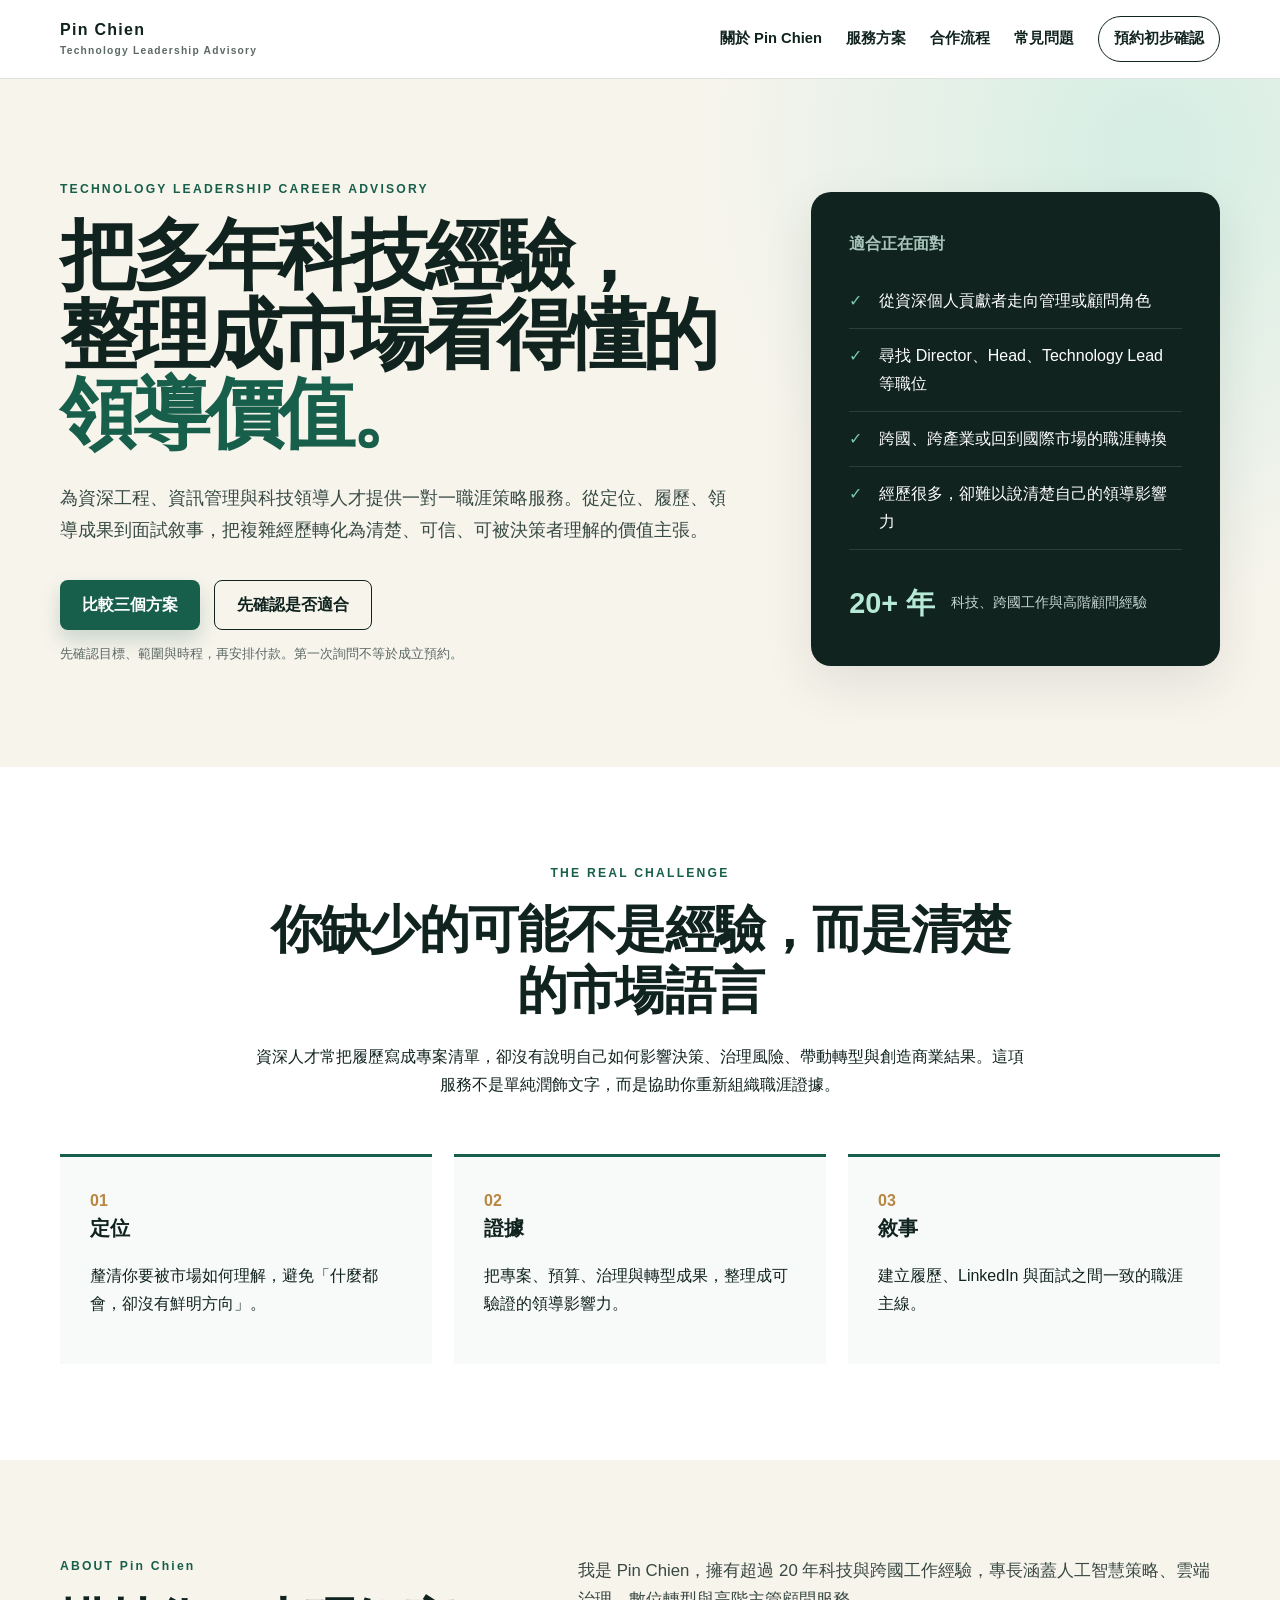
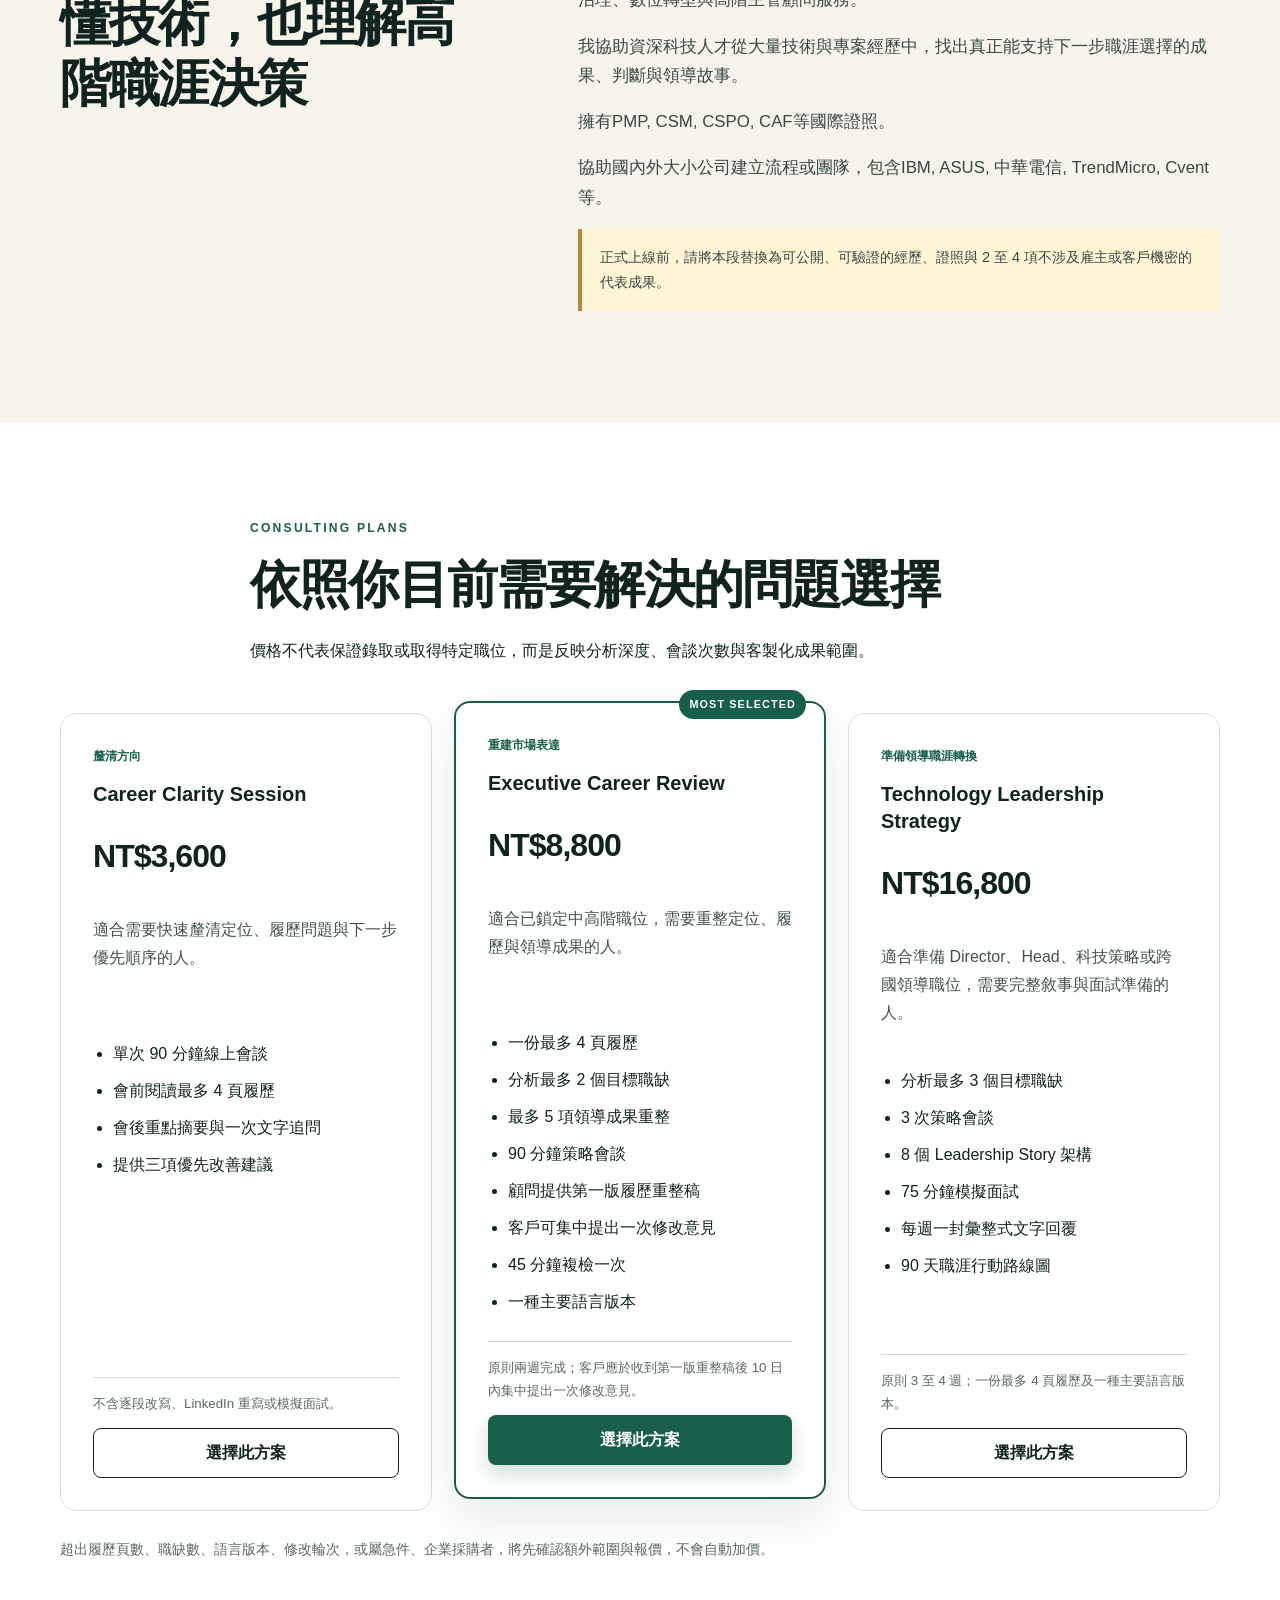
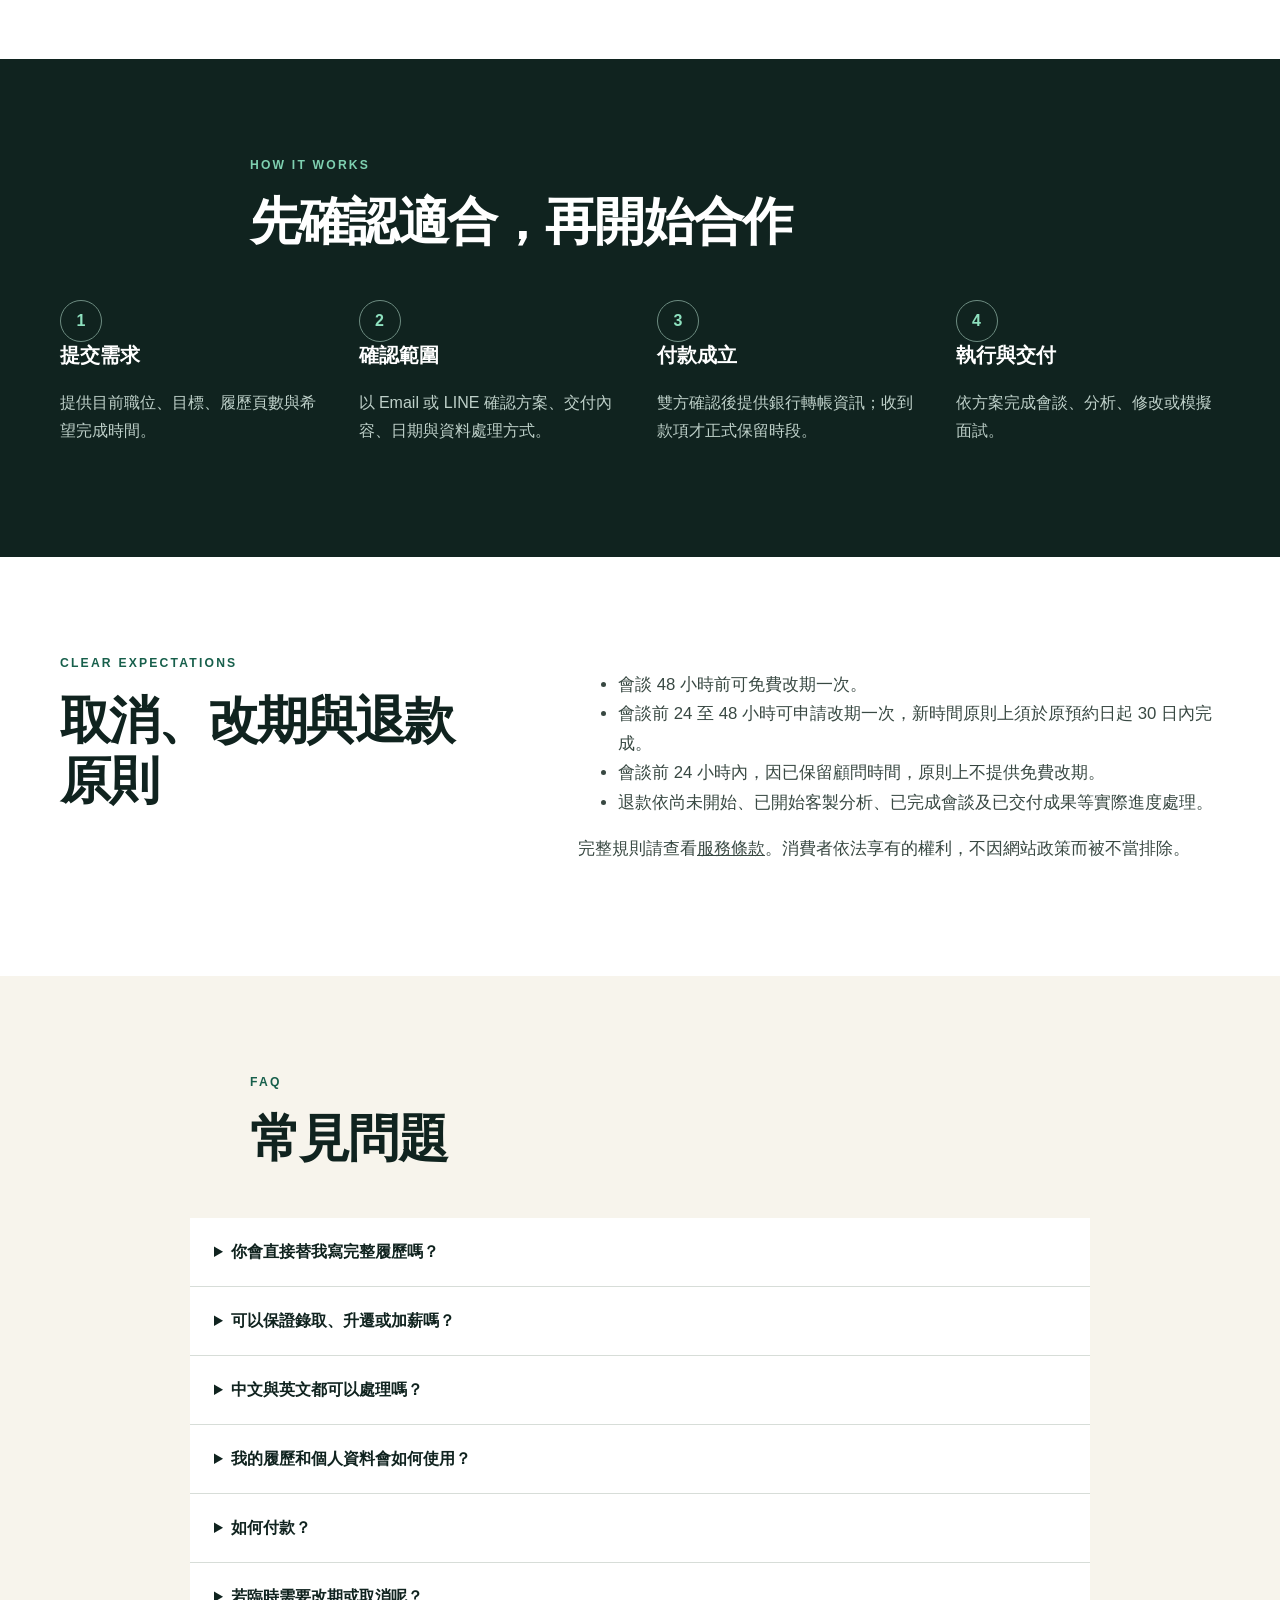
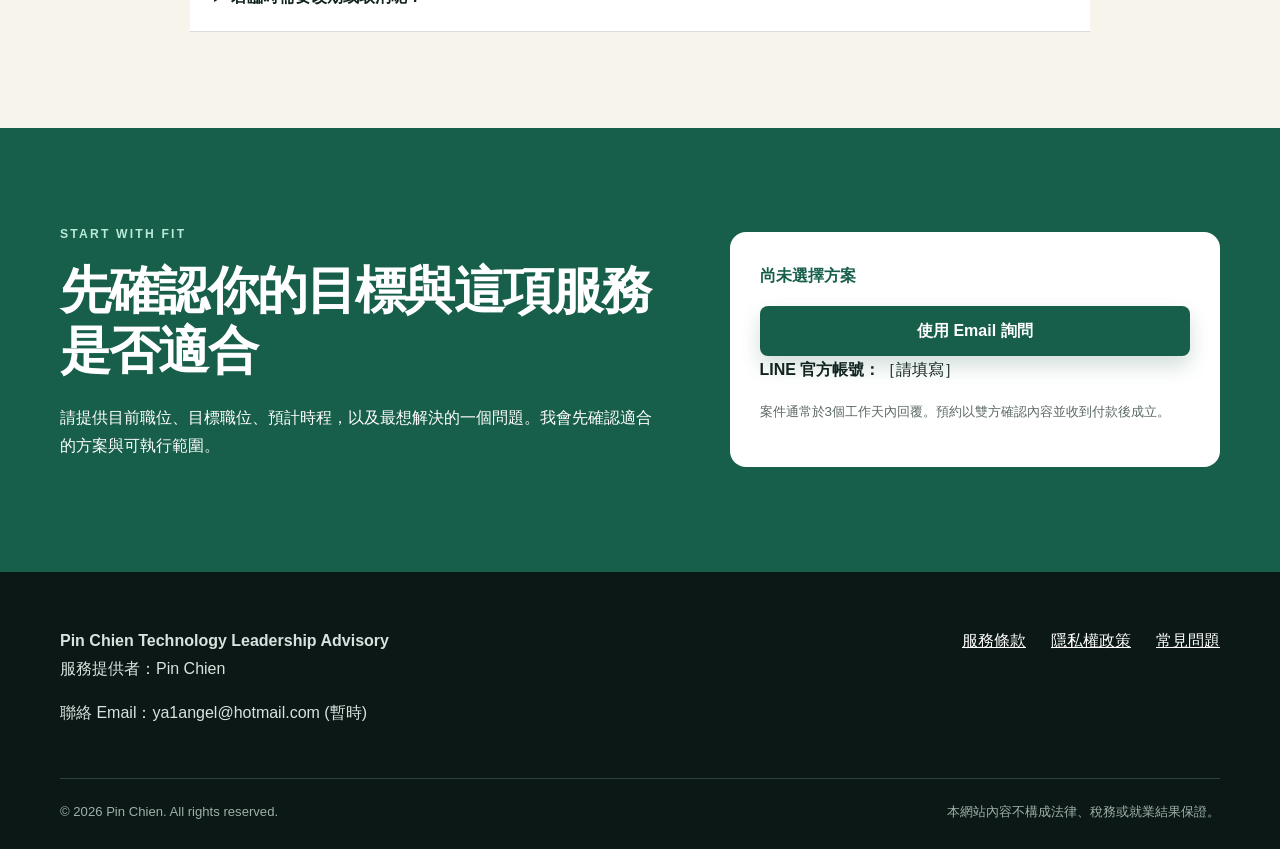
<file: index.html>
<!doctype html>
<html lang="zh-Hant-TW">
<head>
  <meta charset="utf-8">
  <meta name="viewport" content="width=device-width, initial-scale=1">
  <meta name="description" content="協助資深科技工作者把多年經驗，整理成市場看得懂的領導價值。提供科技領導職涯定位、履歷策略與面試敘事顧問服務。">
  <title>Pin Chien｜科技領導職涯策略顧問</title>
  <link rel="stylesheet" href="styles.css">
</head>
<body>
  <a class="skip-link" href="#main">跳至主要內容</a>
  <header class="site-header">
    <div class="container nav-wrap">
      <a class="brand" href="index.html" aria-label="Pin Chien 首頁">Pin Chien<span>Technology Leadership Advisory</span></a>
      <button class="menu-button" type="button" aria-expanded="false" aria-controls="site-nav">選單</button>
      <nav id="site-nav" class="site-nav" aria-label="主要導覽">
        <a href="#about">關於 Pin Chien</a><a href="#plans">服務方案</a><a href="#process">合作流程</a><a href="#faq">常見問題</a><a class="nav-cta" href="#contact">預約初步確認</a>
      </nav>
    </div>
  </header>

  <main id="main">
    <section class="hero">
      <div class="container hero-grid">
        <div>
          <p class="eyebrow">TECHNOLOGY LEADERSHIP CAREER ADVISORY</p>
          <h1>把多年科技經驗，<br>整理成市場看得懂的<br><span>領導價值。</span></h1>
          <p class="hero-copy">為資深工程、資訊管理與科技領導人才提供一對一職涯策略服務。從定位、履歷、領導成果到面試敘事，把複雜經歷轉化為清楚、可信、可被決策者理解的價值主張。</p>
          <div class="button-row">
            <a class="button primary" href="#plans">比較三個方案</a>
            <a class="button secondary" href="#contact">先確認是否適合</a>
          </div>
          <p class="microcopy">先確認目標、範圍與時程，再安排付款。第一次詢問不等於成立預約。</p>
        </div>
        <aside class="hero-card" aria-label="適合對象">
          <p class="card-label">適合正在面對</p>
          <ul class="check-list">
            <li>從資深個人貢獻者走向管理或顧問角色</li>
            <li>尋找 Director、Head、Technology Lead 等職位</li>
            <li>跨國、跨產業或回到國際市場的職涯轉換</li>
            <li>經歷很多，卻難以說清楚自己的領導影響力</li>
          </ul>
          <div class="trust-line"><strong>20+ 年</strong><span>科技、跨國工作與高階顧問經驗</span></div>
        </aside>
      </div>
    </section>

    <section class="section problem-section">
      <div class="container narrow centered">
        <p class="eyebrow">THE REAL CHALLENGE</p>
        <h2>你缺少的可能不是經驗，而是清楚的市場語言</h2>
        <p>資深人才常把履歷寫成專案清單，卻沒有說明自己如何影響決策、治理風險、帶動轉型與創造商業結果。這項服務不是單純潤飾文字，而是協助你重新組織職涯證據。</p>
      </div>
      <div class="container value-grid">
        <article><span>01</span><h3>定位</h3><p>釐清你要被市場如何理解，避免「什麼都會，卻沒有鮮明方向」。</p></article>
        <article><span>02</span><h3>證據</h3><p>把專案、預算、治理與轉型成果，整理成可驗證的領導影響力。</p></article>
        <article><span>03</span><h3>敘事</h3><p>建立履歷、LinkedIn 與面試之間一致的職涯主線。</p></article>
      </div>
    </section>

    <section id="about" class="section muted">
      <div class="container two-column">
        <div>
          <p class="eyebrow">ABOUT Pin Chien</p>
          <h2>懂技術，也理解高階職涯決策</h2>
        </div>
        <div class="prose">
          <p>我是 Pin Chien，擁有超過 20 年科技與跨國工作經驗，專長涵蓋人工智慧策略、雲端治理、數位轉型與高階主管顧問服務。</p>
          <p>我協助資深科技人才從大量技術與專案經歷中，找出真正能支持下一步職涯選擇的成果、判斷與領導故事。</p>
          <p>擁有PMP, CSM, CSPO, CAF等國際證照。</p>
          <p>協助國內外大小公司建立流程或團隊，包含IBM, ASUS, 中華電信, TrendMicro, Cvent等。</p>
          <p class="notice">正式上線前，請將本段替換為可公開、可驗證的經歷、證照與 2 至 4 項不涉及雇主或客戶機密的代表成果。</p>
        </div>
      </div>
    </section>

    <section id="plans" class="section">
      <div class="container section-heading">
        <p class="eyebrow">CONSULTING PLANS</p>
        <h2>依照你目前需要解決的問題選擇</h2>
        <p>價格不代表保證錄取或取得特定職位，而是反映分析深度、會談次數與客製化成果範圍。</p>
      </div>
      <div class="container plan-grid">
        <article class="plan-card">
          <p class="plan-kicker">釐清方向</p><h3>Career Clarity Session</h3><p class="price">NT$3,600</p>
          <p class="plan-value">適合需要快速釐清定位、履歷問題與下一步優先順序的人。</p>
          <ul><li>單次 90 分鐘線上會談</li><li>會前閱讀最多 4 頁履歷</li><li>會後重點摘要與一次文字追問</li><li>提供三項優先改善建議</li></ul>
          <p class="exclusion">不含逐段改寫、LinkedIn 重寫或模擬面試。</p>
          <a class="button secondary full plan-select" href="#contact" data-plan="Career Clarity Session｜NT$3,600">選擇此方案</a>
        </article>
        <article class="plan-card featured">
          <p class="badge">MOST SELECTED</p><p class="plan-kicker">重建市場表達</p><h3>Executive Career Review</h3><p class="price">NT$8,800</p>
          <p class="plan-value">適合已鎖定中高階職位，需要重整定位、履歷與領導成果的人。</p>
          <ul><li>一份最多 4 頁履歷</li><li>分析最多 2 個目標職缺</li><li>最多 5 項領導成果重整</li><li>90 分鐘策略會談</li><li>顧問提供第一版履歷重整稿</li><li>客戶可集中提出一次修改意見</li><li>45 分鐘複檢一次</li><li>一種主要語言版本</li></ul>
          <p class="exclusion">原則兩週完成；客戶應於收到第一版重整稿後 10 日內集中提出一次修改意見。</p>
          <a class="button primary full plan-select" href="#contact" data-plan="Executive Career Review｜NT$8,800">選擇此方案</a>
        </article>
        <article class="plan-card">
          <p class="plan-kicker">準備領導職涯轉換</p><h3>Technology Leadership Strategy</h3><p class="price">NT$16,800</p>
          <p class="plan-value">適合準備 Director、Head、科技策略或跨國領導職位，需要完整敘事與面試準備的人。</p>
          <ul><li>分析最多 3 個目標職缺</li><li>3 次策略會談</li><li>8 個 Leadership Story 架構</li><li>75 分鐘模擬面試</li><li>每週一封彙整式文字回覆</li><li>90 天職涯行動路線圖</li></ul>
          <p class="exclusion">原則 3 至 4 週；一份最多 4 頁履歷及一種主要語言版本。</p>
          <a class="button secondary full plan-select" href="#contact" data-plan="Technology Leadership Strategy｜NT$16,800">選擇此方案</a>
        </article>
      </div>
      <p class="container scope-note">超出履歷頁數、職缺數、語言版本、修改輪次，或屬急件、企業採購者，將先確認額外範圍與報價，不會自動加價。</p>
    </section>

    <section id="process" class="section dark">
      <div class="container section-heading"><p class="eyebrow">HOW IT WORKS</p><h2>先確認適合，再開始合作</h2></div>
      <div class="container steps">
        <article><strong>1</strong><h3>提交需求</h3><p>提供目前職位、目標、履歷頁數與希望完成時間。</p></article>
        <article><strong>2</strong><h3>確認範圍</h3><p>以 Email 或 LINE 確認方案、交付內容、日期與資料處理方式。</p></article>
        <article><strong>3</strong><h3>付款成立</h3><p>雙方確認後提供銀行轉帳資訊；收到款項才正式保留時段。</p></article>
        <article><strong>4</strong><h3>執行與交付</h3><p>依方案完成會談、分析、修改或模擬面試。</p></article>
      </div>
    </section>

    <section class="section policy-preview">
      <div class="container two-column">
        <div><p class="eyebrow">CLEAR EXPECTATIONS</p><h2>取消、改期與退款原則</h2></div>
        <div class="prose">
          <ul><li>會談 48 小時前可免費改期一次。</li><li>會談前 24 至 48 小時可申請改期一次，新時間原則上須於原預約日起 30 日內完成。</li><li>會談前 24 小時內，因已保留顧問時間，原則上不提供免費改期。</li><li>退款依尚未開始、已開始客製分析、已完成會談及已交付成果等實際進度處理。</li></ul>
          <p>完整規則請查看<a href="terms.html#cancellation">服務條款</a>。消費者依法享有的權利，不因網站政策而被不當排除。</p>
        </div>
      </div>
    </section>

    <section id="faq" class="section muted">
      <div class="container section-heading"><p class="eyebrow">FAQ</p><h2>常見問題</h2></div>
      <div class="container faq-list">
        <details><summary>你會直接替我寫完整履歷嗎？</summary><p>依方案而定。Career Clarity Session 以診斷與方向建議為主；Executive Career Review 與 Technology Leadership Strategy 會在約定範圍內重整定位、成果與表達方式。實際交付格式會在付款前確認。</p></details>
        <details><summary>可以保證錄取、升遷或加薪嗎？</summary><p>不保證。服務提供策略、分析與準備，但實際結果仍受職缺、公司決策、面試表現與市場狀況影響。</p></details>
        <details><summary>中文與英文都可以處理嗎？</summary><p>每一方案原則包含一種主要語言版本。雙語版本、翻譯或額外語言校訂需先確認範圍與報價。</p></details>
        <details><summary>我的履歷和個人資料會如何使用？</summary><p>僅在提供服務、聯絡、付款與依法保存紀錄所需範圍內使用。若使用人工智慧或第三方雲端工具，會依實際工具及告知內容處理。詳見<a href="privacy.html">隱私權政策</a>。</p></details>
        <details><summary>如何付款？</summary><p>目前規劃以台灣銀行轉帳為主。雙方確認服務範圍後，才透過正式 Email 或 LINE 提供匯款資料。請勿在未確認前自行付款。</p></details>
        <details><summary>若臨時需要改期或取消呢？</summary><p>請儘早以 Email 提出。改期、未出席和退款會依通知時間與客製化工作進度處理，詳見服務條款。</p></details>
      </div>
    </section>

    <section id="contact" class="section contact-section">
      <div class="container contact-card">
        <div><p class="eyebrow">START WITH FIT</p><h2>先確認你的目標與這項服務是否適合</h2><p>請提供目前職位、目標職位、預計時程，以及最想解決的一個問題。我會先確認適合的方案與可執行範圍。</p></div>
        <div class="contact-actions">
          <p id="selected-plan" class="selected-plan" aria-live="polite">尚未選擇方案</p>
          <a id="email-cta" class="button primary full" href="mailto:ya1angel@hotmail.com?subject=職涯顧問服務初步詢問">使用 Email 詢問</a>
          <p><strong>LINE 官方帳號：</strong>［請填寫］</p>
          <p class="microcopy">案件通常於3個工作天內回覆。預約以雙方確認內容並收到付款後成立。</p>
        </div>
      </div>
    </section>
  </main>

  <footer class="site-footer">
    <div class="container footer-grid">
      <div><strong>Pin Chien Technology Leadership Advisory</strong><p>服務提供者：Pin Chien </p><p>聯絡 Email：ya1angel@hotmail.com (暫時) </p></div>
      <nav aria-label="頁尾導覽"><a href="terms.html">服務條款</a><a href="privacy.html">隱私權政策</a><a href="#faq">常見問題</a></nav>
    </div>
    <div class="container footer-bottom"><span>© <span id="year"></span> Pin Chien. All rights reserved.</span><span>本網站內容不構成法律、稅務或就業結果保證。</span></div>
  </footer>
  <script src="script.js"></script>
</body>
</html>
</file>
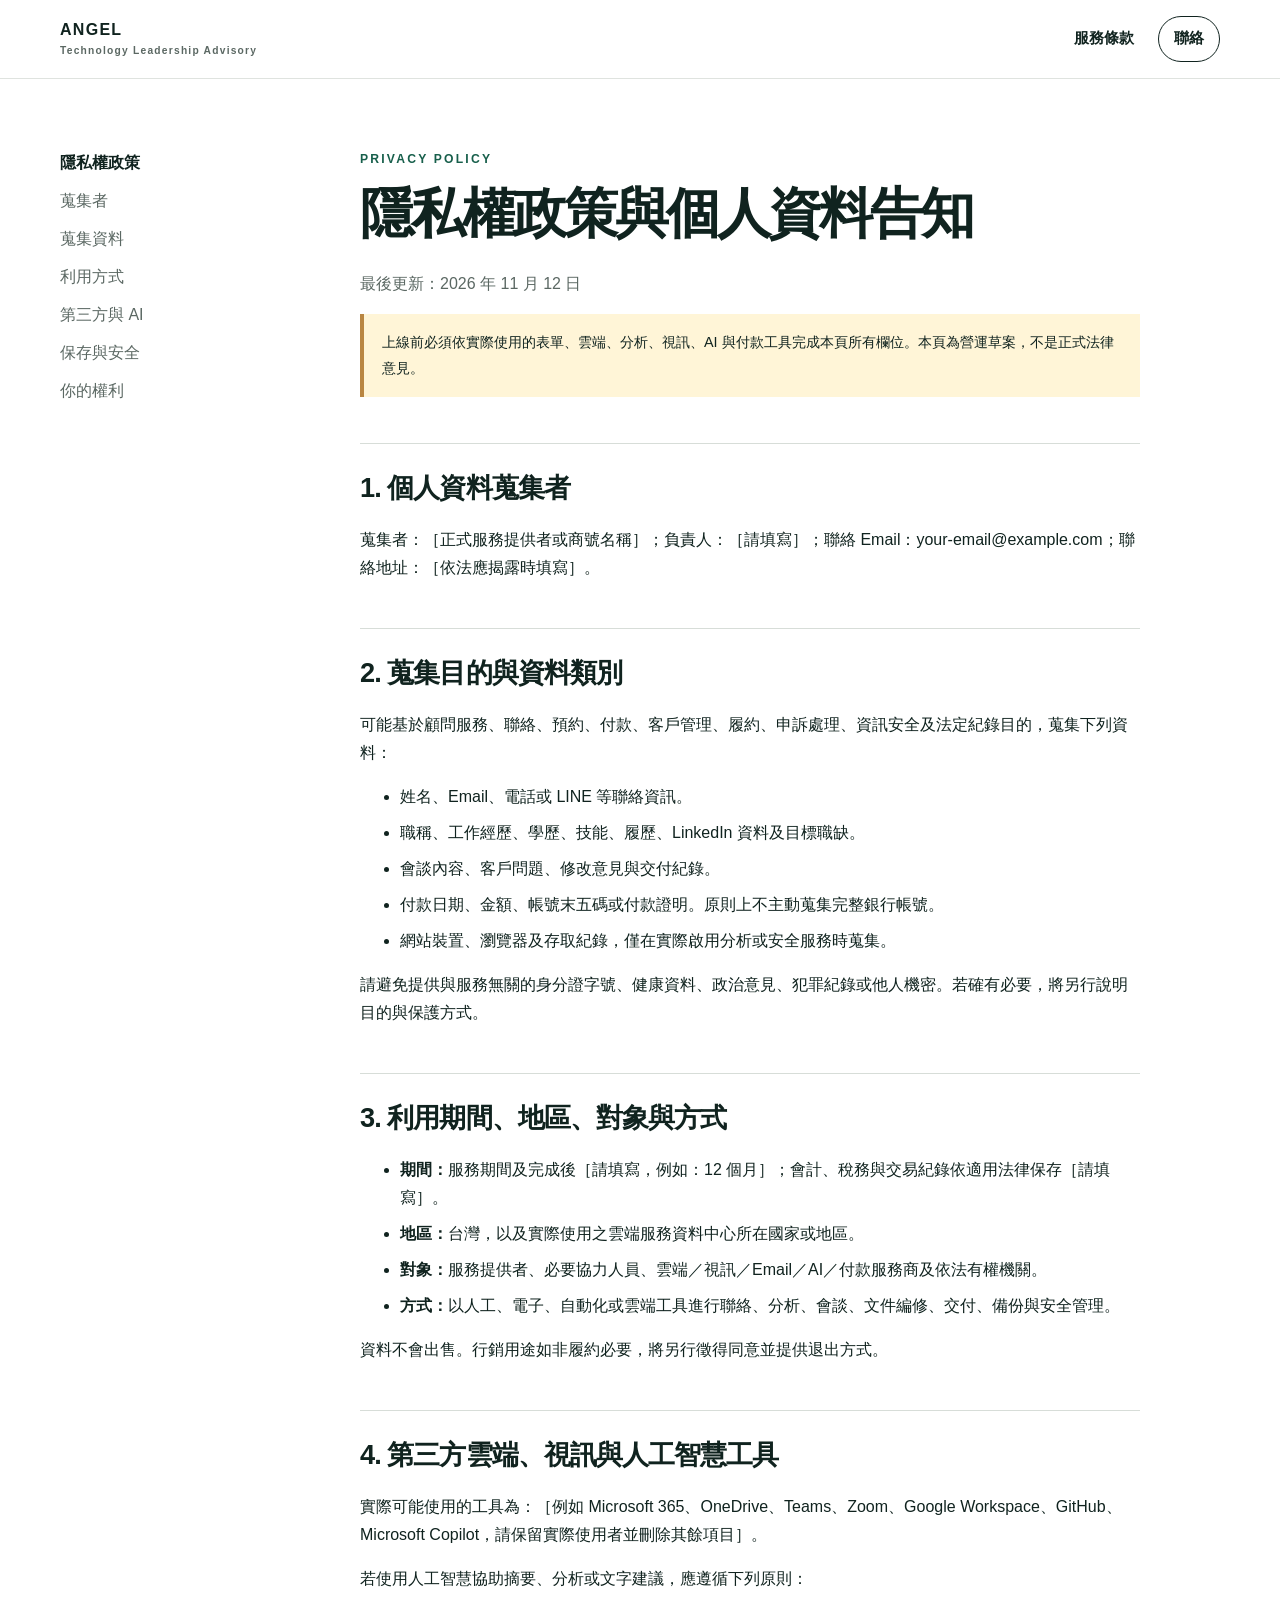
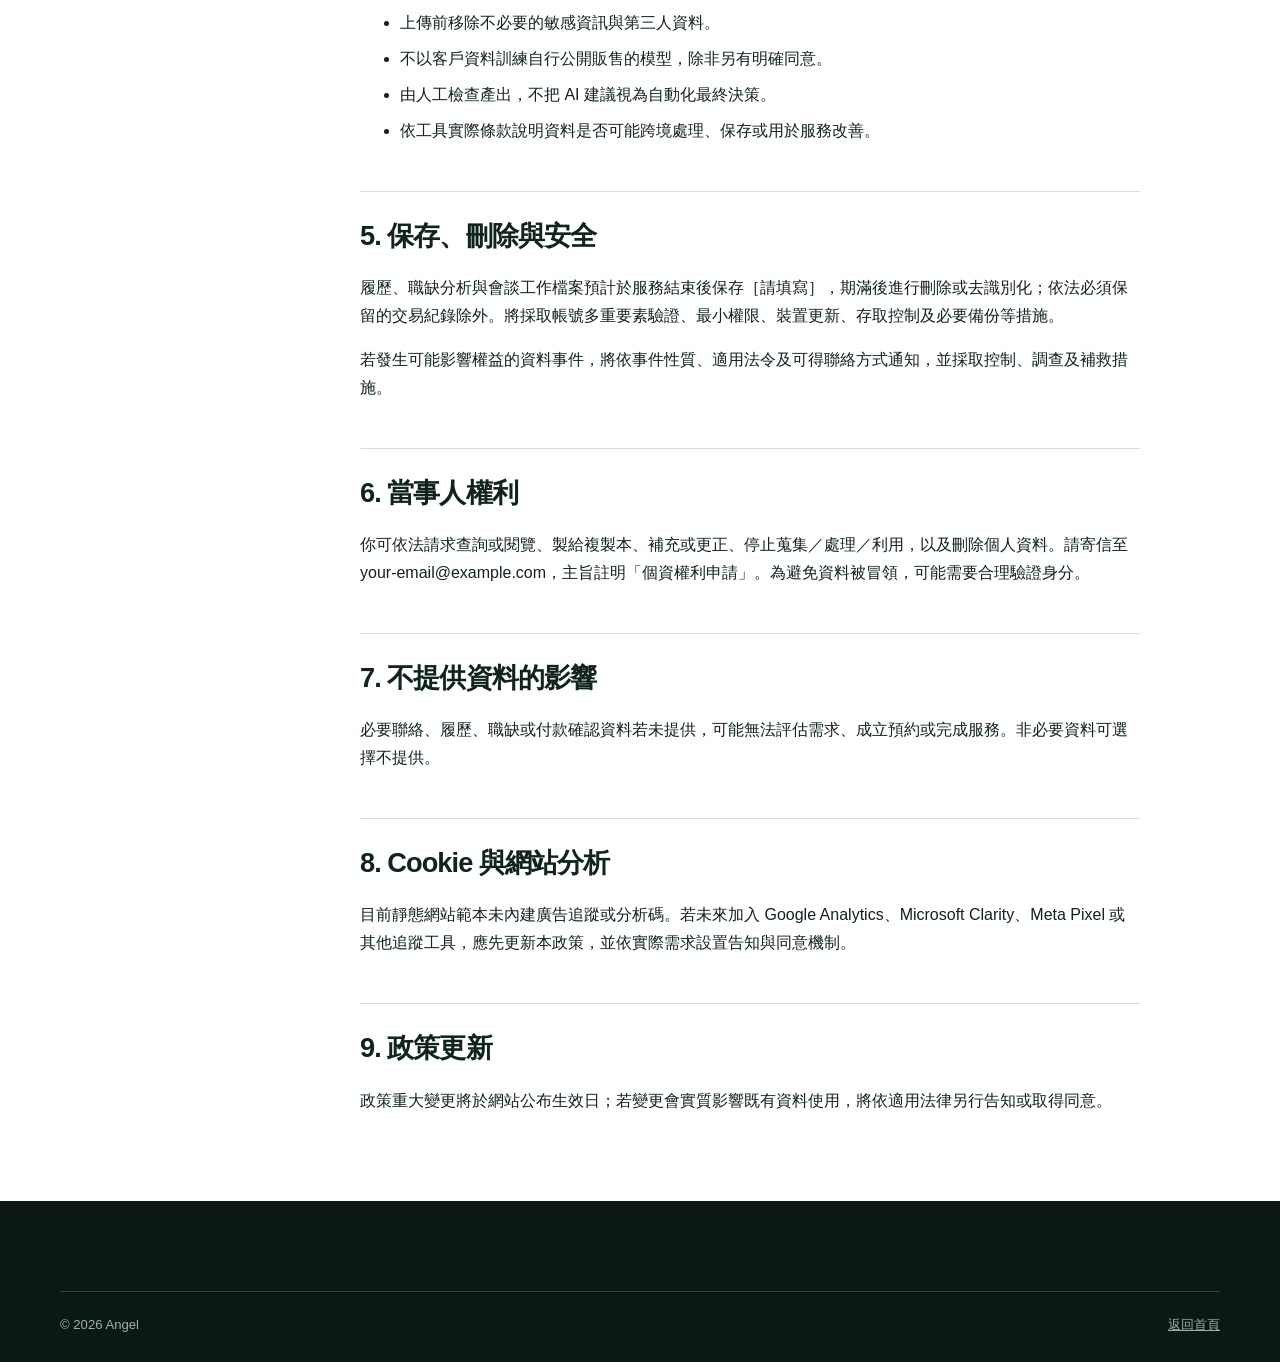
<file: privacy.html>
<!doctype html><html lang="zh-Hant-TW"><head><meta charset="utf-8"><meta name="viewport" content="width=device-width,initial-scale=1"><title>隱私權政策｜Angel</title><link rel="stylesheet" href="styles.css"></head><body>
<header class="site-header"><div class="container nav-wrap"><a class="brand" href="index.html">ANGEL<span>Technology Leadership Advisory</span></a><nav class="site-nav always-visible"><a href="terms.html">服務條款</a><a class="nav-cta" href="index.html#contact">聯絡</a></nav></div></header>
<main class="legal-page"><div class="container legal-layout"><aside class="legal-nav"><strong>隱私權政策</strong><a href="#collector">蒐集者</a><a href="#data">蒐集資料</a><a href="#use">利用方式</a><a href="#tools">第三方與 AI</a><a href="#retention">保存與安全</a><a href="#rights">你的權利</a></aside><article class="legal-content"><p class="eyebrow">PRIVACY POLICY</p><h1>隱私權政策與個人資料告知</h1><p class="updated">最後更新：2026 年 11 月 12 日</p><p class="notice">上線前必須依實際使用的表單、雲端、分析、視訊、AI 與付款工具完成本頁所有欄位。本頁為營運草案，不是正式法律意見。</p>
<section id="collector"><h2>1. 個人資料蒐集者</h2><p>蒐集者：［正式服務提供者或商號名稱］；負責人：［請填寫］；聯絡 Email：your-email@example.com；聯絡地址：［依法應揭露時填寫］。</p></section>
<section id="data"><h2>2. 蒐集目的與資料類別</h2><p>可能基於顧問服務、聯絡、預約、付款、客戶管理、履約、申訴處理、資訊安全及法定紀錄目的，蒐集下列資料：</p><ul><li>姓名、Email、電話或 LINE 等聯絡資訊。</li><li>職稱、工作經歷、學歷、技能、履歷、LinkedIn 資料及目標職缺。</li><li>會談內容、客戶問題、修改意見與交付紀錄。</li><li>付款日期、金額、帳號末五碼或付款證明。原則上不主動蒐集完整銀行帳號。</li><li>網站裝置、瀏覽器及存取紀錄，僅在實際啟用分析或安全服務時蒐集。</li></ul><p>請避免提供與服務無關的身分證字號、健康資料、政治意見、犯罪紀錄或他人機密。若確有必要，將另行說明目的與保護方式。</p></section>
<section id="use"><h2>3. 利用期間、地區、對象與方式</h2><ul><li><strong>期間：</strong>服務期間及完成後［請填寫，例如：12 個月］；會計、稅務與交易紀錄依適用法律保存［請填寫］。</li><li><strong>地區：</strong>台灣，以及實際使用之雲端服務資料中心所在國家或地區。</li><li><strong>對象：</strong>服務提供者、必要協力人員、雲端／視訊／Email／AI／付款服務商及依法有權機關。</li><li><strong>方式：</strong>以人工、電子、自動化或雲端工具進行聯絡、分析、會談、文件編修、交付、備份與安全管理。</li></ul><p>資料不會出售。行銷用途如非履約必要，將另行徵得同意並提供退出方式。</p></section>
<section id="tools"><h2>4. 第三方雲端、視訊與人工智慧工具</h2><p>實際可能使用的工具為：［例如 Microsoft 365、OneDrive、Teams、Zoom、Google Workspace、GitHub、Microsoft Copilot，請保留實際使用者並刪除其餘項目］。</p><p>若使用人工智慧協助摘要、分析或文字建議，應遵循下列原則：</p><ul><li>上傳前移除不必要的敏感資訊與第三人資料。</li><li>不以客戶資料訓練自行公開販售的模型，除非另有明確同意。</li><li>由人工檢查產出，不把 AI 建議視為自動化最終決策。</li><li>依工具實際條款說明資料是否可能跨境處理、保存或用於服務改善。</li></ul></section>
<section id="retention"><h2>5. 保存、刪除與安全</h2><p>履歷、職缺分析與會談工作檔案預計於服務結束後保存［請填寫］，期滿後進行刪除或去識別化；依法必須保留的交易紀錄除外。將採取帳號多重要素驗證、最小權限、裝置更新、存取控制及必要備份等措施。</p><p>若發生可能影響權益的資料事件，將依事件性質、適用法令及可得聯絡方式通知，並採取控制、調查及補救措施。</p></section>
<section id="rights"><h2>6. 當事人權利</h2><p>你可依法請求查詢或閱覽、製給複製本、補充或更正、停止蒐集／處理／利用，以及刪除個人資料。請寄信至 your-email@example.com，主旨註明「個資權利申請」。為避免資料被冒領，可能需要合理驗證身分。</p><h2>7. 不提供資料的影響</h2><p>必要聯絡、履歷、職缺或付款確認資料若未提供，可能無法評估需求、成立預約或完成服務。非必要資料可選擇不提供。</p><h2>8. Cookie 與網站分析</h2><p>目前靜態網站範本未內建廣告追蹤或分析碼。若未來加入 Google Analytics、Microsoft Clarity、Meta Pixel 或其他追蹤工具，應先更新本政策，並依實際需求設置告知與同意機制。</p><h2>9. 政策更新</h2><p>政策重大變更將於網站公布生效日；若變更會實質影響既有資料使用，將依適用法律另行告知或取得同意。</p></section>
</article></div></main><footer class="site-footer"><div class="container footer-bottom"><span>© <span id="year"></span> Angel</span><a href="index.html">返回首頁</a></div></footer><script src="script.js"></script></body></html>
</file>
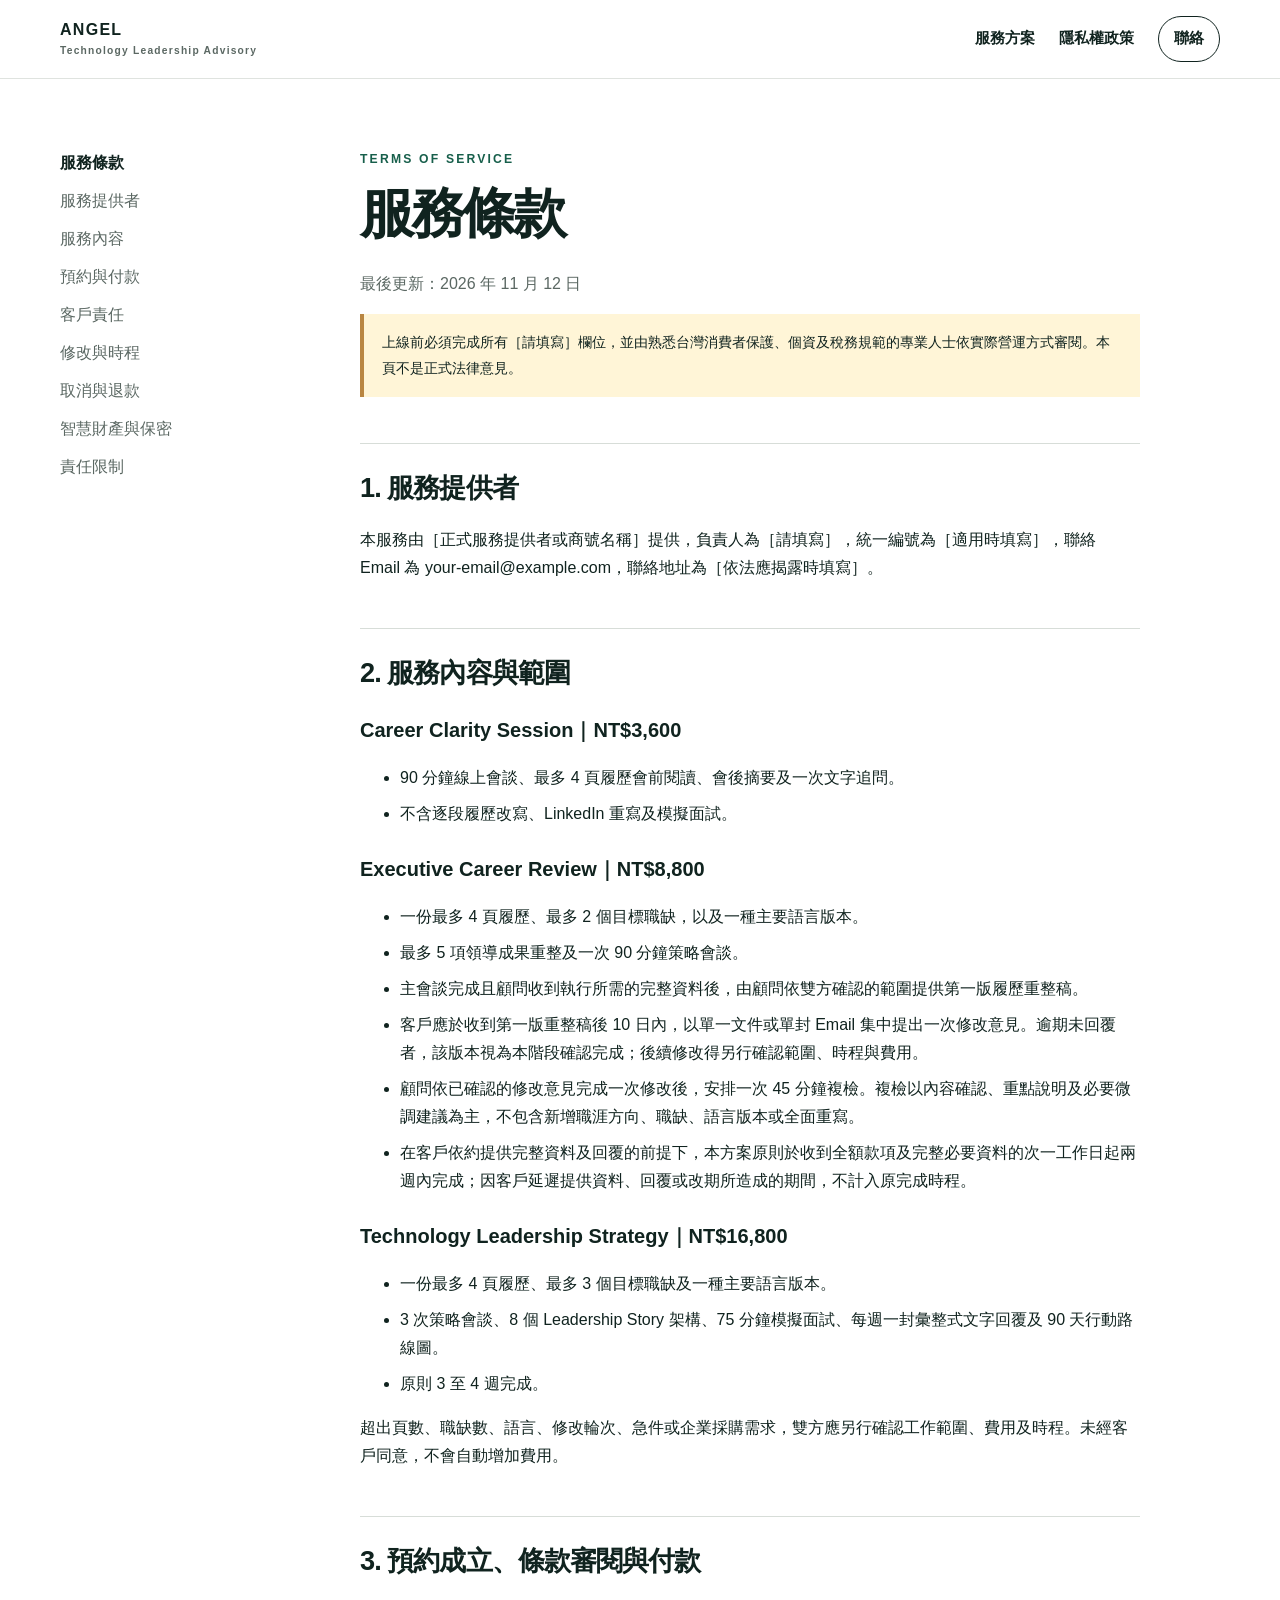
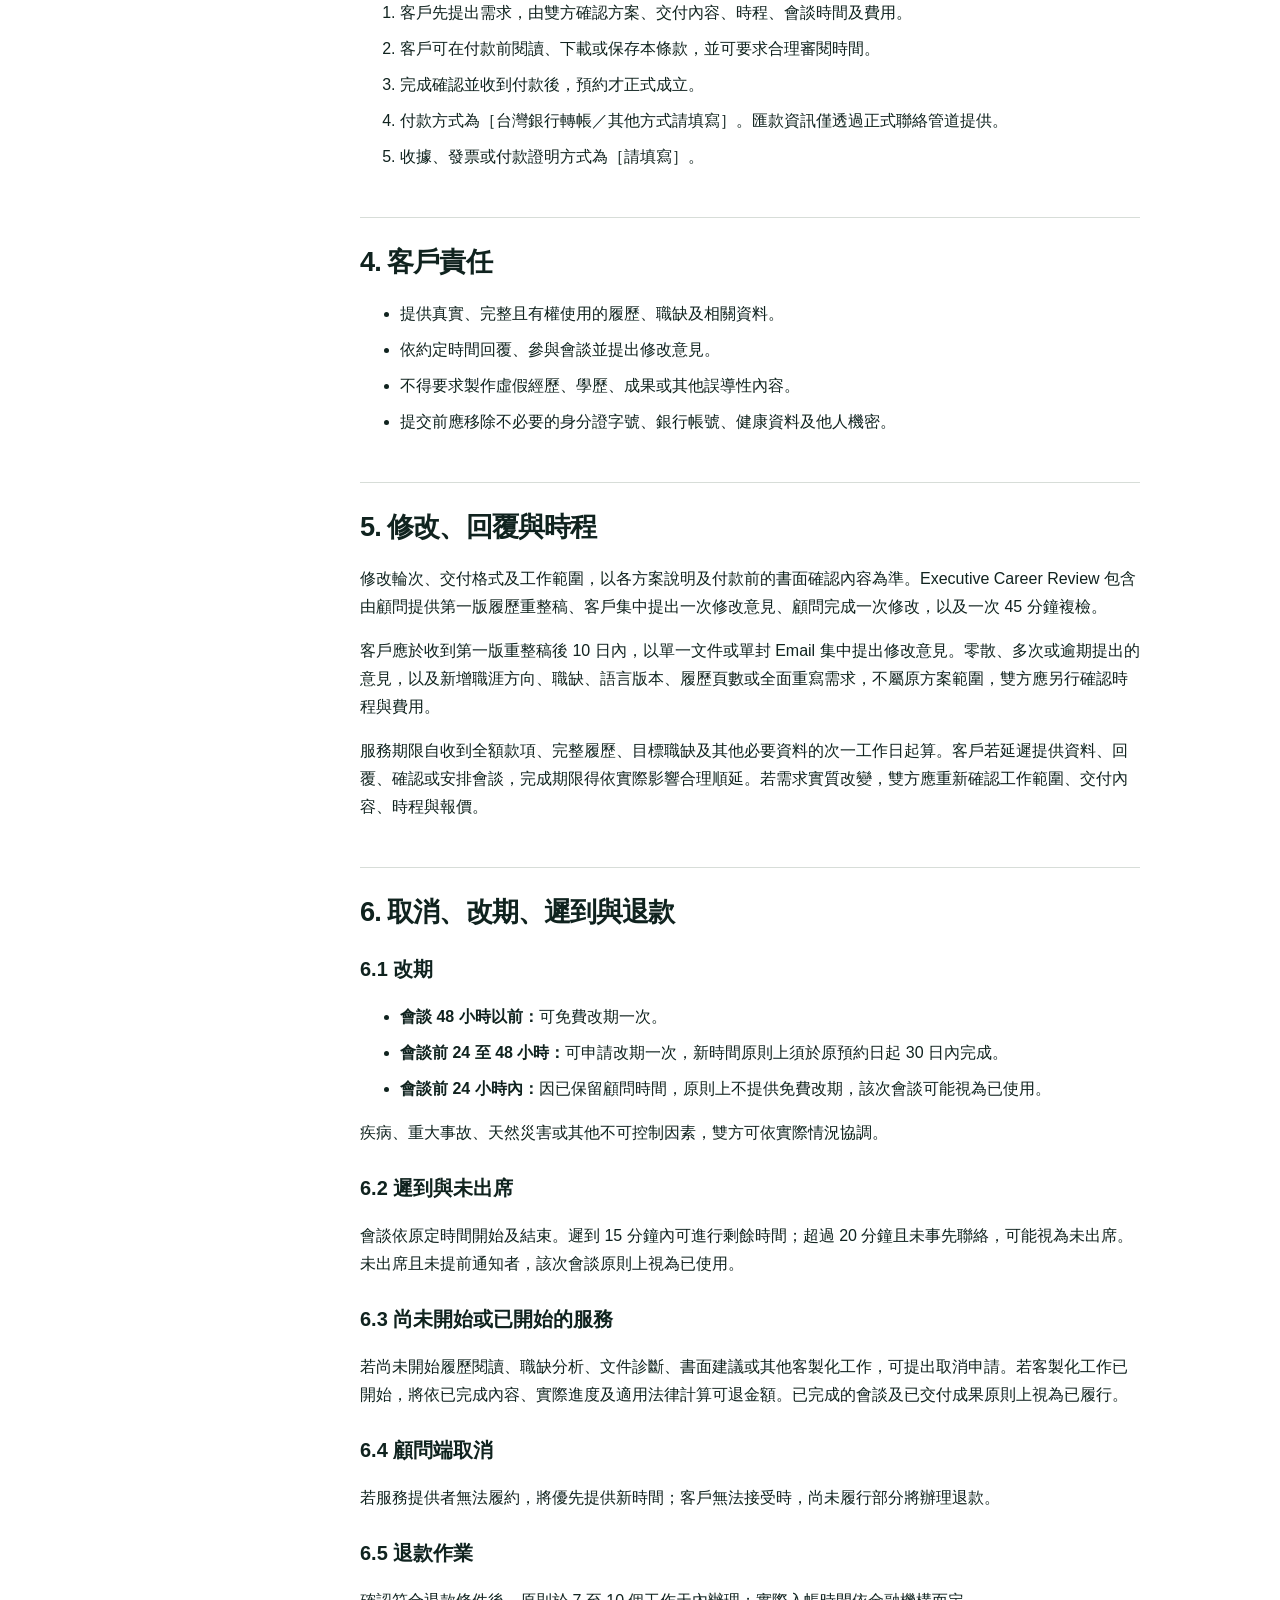
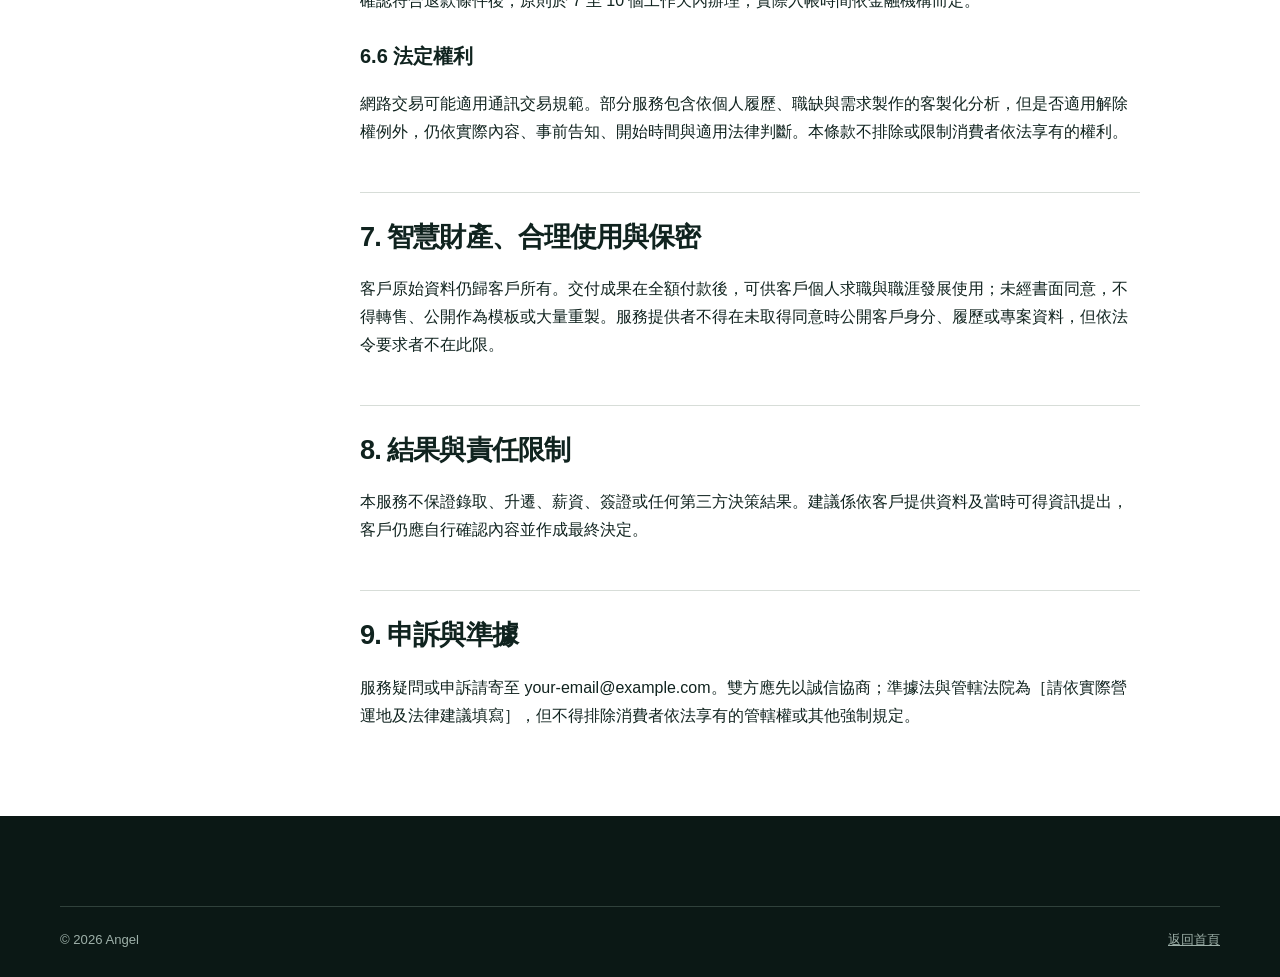
<file: terms.html>
<!doctype html><html lang="zh-Hant-TW"><head><meta charset="utf-8"><meta name="viewport" content="width=device-width,initial-scale=1"><title>服務條款｜Angel</title><link rel="stylesheet" href="styles.css"></head><body>
<header class="site-header"><div class="container nav-wrap"><a class="brand" href="index.html">ANGEL<span>Technology Leadership Advisory</span></a><nav class="site-nav always-visible"><a href="index.html#plans">服務方案</a><a href="privacy.html">隱私權政策</a><a class="nav-cta" href="index.html#contact">聯絡</a></nav></div></header>
<main class="legal-page"><div class="container legal-layout"><aside class="legal-nav"><strong>服務條款</strong><a href="#provider">服務提供者</a><a href="#scope">服務內容</a><a href="#booking">預約與付款</a><a href="#client">客戶責任</a><a href="#changes">修改與時程</a><a href="#cancellation">取消與退款</a><a href="#rights">智慧財產與保密</a><a href="#liability">責任限制</a></aside>
<article class="legal-content"><p class="eyebrow">TERMS OF SERVICE</p><h1>服務條款</h1><p class="updated">最後更新：2026 年 11 月 12 日</p><p class="notice">上線前必須完成所有［請填寫］欄位，並由熟悉台灣消費者保護、個資及稅務規範的專業人士依實際營運方式審閱。本頁不是正式法律意見。</p>
<section id="provider"><h2>1. 服務提供者</h2><p>本服務由［正式服務提供者或商號名稱］提供，負責人為［請填寫］，統一編號為［適用時填寫］，聯絡 Email 為 your-email@example.com，聯絡地址為［依法應揭露時填寫］。</p></section>
<section id="scope"><h2>2. 服務內容與範圍</h2><h3>Career Clarity Session｜NT$3,600</h3><ul><li>90 分鐘線上會談、最多 4 頁履歷會前閱讀、會後摘要及一次文字追問。</li><li>不含逐段履歷改寫、LinkedIn 重寫及模擬面試。</li></ul><h3>Executive Career Review｜NT$8,800</h3><ul><li>一份最多 4 頁履歷、最多 2 個目標職缺，以及一種主要語言版本。</li><li>最多 5 項領導成果重整及一次 90 分鐘策略會談。</li><li>主會談完成且顧問收到執行所需的完整資料後，由顧問依雙方確認的範圍提供第一版履歷重整稿。</li><li>客戶應於收到第一版重整稿後 10 日內，以單一文件或單封 Email 集中提出一次修改意見。逾期未回覆者，該版本視為本階段確認完成；後續修改得另行確認範圍、時程與費用。</li><li>顧問依已確認的修改意見完成一次修改後，安排一次 45 分鐘複檢。複檢以內容確認、重點說明及必要微調建議為主，不包含新增職涯方向、職缺、語言版本或全面重寫。</li><li>在客戶依約提供完整資料及回覆的前提下，本方案原則於收到全額款項及完整必要資料的次一工作日起兩週內完成；因客戶延遲提供資料、回覆或改期所造成的期間，不計入原完成時程。</li></ul><h3>Technology Leadership Strategy｜NT$16,800</h3><ul><li>一份最多 4 頁履歷、最多 3 個目標職缺及一種主要語言版本。</li><li>3 次策略會談、8 個 Leadership Story 架構、75 分鐘模擬面試、每週一封彙整式文字回覆及 90 天行動路線圖。</li><li>原則 3 至 4 週完成。</li></ul><p>超出頁數、職缺數、語言、修改輪次、急件或企業採購需求，雙方應另行確認工作範圍、費用及時程。未經客戶同意，不會自動增加費用。</p></section>
<section id="booking"><h2>3. 預約成立、條款審閱與付款</h2><ol><li>客戶先提出需求，由雙方確認方案、交付內容、時程、會談時間及費用。</li><li>客戶可在付款前閱讀、下載或保存本條款，並可要求合理審閱時間。</li><li>完成確認並收到付款後，預約才正式成立。</li><li>付款方式為［台灣銀行轉帳／其他方式請填寫］。匯款資訊僅透過正式聯絡管道提供。</li><li>收據、發票或付款證明方式為［請填寫］。</li></ol></section>
<section id="client"><h2>4. 客戶責任</h2><ul><li>提供真實、完整且有權使用的履歷、職缺及相關資料。</li><li>依約定時間回覆、參與會談並提出修改意見。</li><li>不得要求製作虛假經歷、學歷、成果或其他誤導性內容。</li><li>提交前應移除不必要的身分證字號、銀行帳號、健康資料及他人機密。</li></ul></section>
<section id="changes"><h2>5. 修改、回覆與時程</h2><p>修改輪次、交付格式及工作範圍，以各方案說明及付款前的書面確認內容為準。Executive Career Review 包含由顧問提供第一版履歷重整稿、客戶集中提出一次修改意見、顧問完成一次修改，以及一次 45 分鐘複檢。</p><p>客戶應於收到第一版重整稿後 10 日內，以單一文件或單封 Email 集中提出修改意見。零散、多次或逾期提出的意見，以及新增職涯方向、職缺、語言版本、履歷頁數或全面重寫需求，不屬原方案範圍，雙方應另行確認時程與費用。</p><p>服務期限自收到全額款項、完整履歷、目標職缺及其他必要資料的次一工作日起算。客戶若延遲提供資料、回覆、確認或安排會談，完成期限得依實際影響合理順延。若需求實質改變，雙方應重新確認工作範圍、交付內容、時程與報價。</p></section>
<section id="cancellation"><h2>6. 取消、改期、遲到與退款</h2><h3>6.1 改期</h3><ul><li><strong>會談 48 小時以前：</strong>可免費改期一次。</li><li><strong>會談前 24 至 48 小時：</strong>可申請改期一次，新時間原則上須於原預約日起 30 日內完成。</li><li><strong>會談前 24 小時內：</strong>因已保留顧問時間，原則上不提供免費改期，該次會談可能視為已使用。</li></ul><p>疾病、重大事故、天然災害或其他不可控制因素，雙方可依實際情況協調。</p><h3>6.2 遲到與未出席</h3><p>會談依原定時間開始及結束。遲到 15 分鐘內可進行剩餘時間；超過 20 分鐘且未事先聯絡，可能視為未出席。未出席且未提前通知者，該次會談原則上視為已使用。</p><h3>6.3 尚未開始或已開始的服務</h3><p>若尚未開始履歷閱讀、職缺分析、文件診斷、書面建議或其他客製化工作，可提出取消申請。若客製化工作已開始，將依已完成內容、實際進度及適用法律計算可退金額。已完成的會談及已交付成果原則上視為已履行。</p><h3>6.4 顧問端取消</h3><p>若服務提供者無法履約，將優先提供新時間；客戶無法接受時，尚未履行部分將辦理退款。</p><h3>6.5 退款作業</h3><p>確認符合退款條件後，原則於 7 至 10 個工作天內辦理；實際入帳時間依金融機構而定。</p><h3>6.6 法定權利</h3><p>網路交易可能適用通訊交易規範。部分服務包含依個人履歷、職缺與需求製作的客製化分析，但是否適用解除權例外，仍依實際內容、事前告知、開始時間與適用法律判斷。本條款不排除或限制消費者依法享有的權利。</p></section>
<section id="rights"><h2>7. 智慧財產、合理使用與保密</h2><p>客戶原始資料仍歸客戶所有。交付成果在全額付款後，可供客戶個人求職與職涯發展使用；未經書面同意，不得轉售、公開作為模板或大量重製。服務提供者不得在未取得同意時公開客戶身分、履歷或專案資料，但依法令要求者不在此限。</p></section>
<section id="liability"><h2>8. 結果與責任限制</h2><p>本服務不保證錄取、升遷、薪資、簽證或任何第三方決策結果。建議係依客戶提供資料及當時可得資訊提出，客戶仍應自行確認內容並作成最終決定。</p><h2>9. 申訴與準據</h2><p>服務疑問或申訴請寄至 your-email@example.com。雙方應先以誠信協商；準據法與管轄法院為［請依實際營運地及法律建議填寫］，但不得排除消費者依法享有的管轄權或其他強制規定。</p></section>
</article></div></main><footer class="site-footer"><div class="container footer-bottom"><span>© <span id="year"></span> Angel</span><a href="index.html">返回首頁</a></div></footer><script src="script.js"></script></body></html>
</file>
<file: styles.css>
:root{--ink:#10231f;--green:#175f4b;--mint:#dff2e9;--cream:#f7f4ec;--white:#fff;--line:#d7ddd8;--muted:#5b6863;--gold:#b98642;--shadow:0 18px 50px rgba(16,35,31,.10)}*{box-sizing:border-box}html{scroll-behavior:smooth}body{margin:0;color:var(--ink);background:var(--white);font-family:-apple-system,BlinkMacSystemFont,"Segoe UI","Noto Sans TC",sans-serif;line-height:1.75}a{color:inherit}h1,h2,h3,p{margin-top:0}h1{font-size:clamp(2.7rem,6vw,5.6rem);line-height:1.03;letter-spacing:-.055em;margin-bottom:28px}h1 span{color:var(--green)}h2{font-size:clamp(2rem,4vw,3.4rem);line-height:1.18;letter-spacing:-.035em;margin-bottom:22px}h3{font-size:1.25rem;line-height:1.35}.container{width:min(1160px,calc(100% - 40px));margin:auto}.narrow{max-width:780px}.centered{text-align:center}.skip-link{position:absolute;left:-9999px}.skip-link:focus{left:20px;top:20px;z-index:99;background:white;padding:10px}.site-header{position:sticky;top:0;z-index:20;background:rgba(255,255,255,.94);backdrop-filter:blur(12px);border-bottom:1px solid rgba(215,221,216,.8)}.nav-wrap{min-height:78px;display:flex;align-items:center;justify-content:space-between;gap:24px}.brand{text-decoration:none;font-weight:850;letter-spacing:.08em;line-height:1}.brand span{display:block;font-size:.64rem;font-weight:650;color:var(--muted);letter-spacing:.12em;margin-top:8px}.site-nav{display:flex;align-items:center;gap:24px}.site-nav a{text-decoration:none;font-size:.92rem;font-weight:650}.nav-cta{border:1px solid var(--ink);padding:9px 15px;border-radius:999px}.menu-button{display:none;background:none;border:1px solid var(--line);border-radius:8px;padding:8px 12px}.hero{background:radial-gradient(circle at 90% 10%,#d5eee4 0,transparent 35%),var(--cream);padding:100px 0 88px}.hero-grid{display:grid;grid-template-columns:1.25fr .75fr;gap:70px;align-items:center}.hero-copy{font-size:1.15rem;color:#374a44;max-width:720px}.eyebrow{font-size:.76rem;letter-spacing:.18em;font-weight:850;color:var(--green);margin-bottom:16px}.button-row{display:flex;gap:14px;margin:34px 0 12px;flex-wrap:wrap}.button{display:inline-flex;align-items:center;justify-content:center;min-height:50px;padding:0 22px;border-radius:8px;text-decoration:none;font-weight:750;transition:.2s}.button:hover{transform:translateY(-2px)}.primary{background:var(--green);color:white;box-shadow:0 10px 20px rgba(23,95,75,.2)}.secondary{border:1px solid var(--ink);background:transparent}.full{width:100%}.microcopy{font-size:.84rem;color:var(--muted)}.hero-card{background:var(--ink);color:white;padding:38px;border-radius:20px;box-shadow:var(--shadow)}.card-label{color:#a9c4ba;font-weight:750}.check-list{padding:0;list-style:none}.check-list li{padding:13px 0 13px 30px;border-bottom:1px solid rgba(255,255,255,.12);position:relative}.check-list li:before{content:"✓";position:absolute;left:0;color:#79c9aa}.trust-line{margin-top:28px;display:flex;align-items:center;gap:16px}.trust-line strong{font-size:1.8rem;color:#b7ead6}.trust-line span{font-size:.85rem;color:#c7d5d0}.section{padding:96px 0}.muted{background:var(--cream)}.section-heading{max-width:780px;margin-bottom:48px}.value-grid{display:grid;grid-template-columns:repeat(3,1fr);gap:22px;margin-top:55px}.value-grid article{padding:30px;border-top:3px solid var(--green);background:#f8faf9}.value-grid span{color:var(--gold);font-weight:850}.two-column{display:grid;grid-template-columns:.8fr 1.2fr;gap:90px}.prose{font-size:1.05rem;color:#384842}.notice{background:#fff5d7;border-left:4px solid var(--gold);padding:16px 18px;font-size:.9rem}.plan-grid{display:grid;grid-template-columns:repeat(3,1fr);gap:22px;align-items:stretch}.plan-card{position:relative;border:1px solid var(--line);border-radius:16px;padding:32px;display:flex;flex-direction:column;background:white}.plan-card.featured{border:2px solid var(--green);box-shadow:var(--shadow);transform:translateY(-12px)}.badge{position:absolute;right:18px;top:-13px;background:var(--green);color:white;padding:5px 10px;border-radius:99px;font-size:.68rem;font-weight:850;letter-spacing:.1em}.plan-kicker{font-size:.78rem;color:var(--green);font-weight:800}.price{font-size:2rem;font-weight:850;letter-spacing:-.03em}.plan-value{min-height:92px;color:#41524c}.plan-card ul{padding-left:20px;flex:1}.plan-card li{margin-bottom:9px}.exclusion{font-size:.83rem;color:var(--muted);border-top:1px solid var(--line);padding-top:14px}.scope-note{margin-top:26px;font-size:.9rem;color:var(--muted)}.dark{background:var(--ink);color:white}.dark .eyebrow{color:#7ed0b0}.steps{display:grid;grid-template-columns:repeat(4,1fr);gap:34px}.steps strong{display:inline-grid;place-items:center;width:42px;height:42px;border:1px solid #6d8c81;border-radius:50%;color:#8ee1bf}.steps p{color:#bed0c9}.faq-list{max-width:900px}.faq-list details{background:white;border-bottom:1px solid var(--line);padding:20px 24px}.faq-list summary{font-weight:780;cursor:pointer}.faq-list p{margin:14px 0 0;color:#45564f}.contact-section{background:var(--green);color:white}.contact-card{display:grid;grid-template-columns:1.1fr .9fr;gap:70px;align-items:center}.contact-section .eyebrow{color:#b9ead7}.contact-actions{background:white;color:var(--ink);padding:30px;border-radius:16px}.selected-plan{font-weight:800;color:var(--green)}.site-footer{background:#0b1815;color:#d8e3df;padding:55px 0 25px}.footer-grid{display:flex;justify-content:space-between;gap:40px}.footer-grid nav{display:flex;gap:25px}.footer-grid a{color:white}.footer-bottom{border-top:1px solid #30413b;margin-top:35px;padding-top:22px;display:flex;justify-content:space-between;gap:20px;font-size:.82rem;color:#9eb0a9}.legal-page{padding:70px 0}.legal-layout{display:grid;grid-template-columns:230px minmax(0,780px);gap:70px;align-items:start}.legal-nav{position:sticky;top:110px;display:flex;flex-direction:column;gap:10px}.legal-nav a{text-decoration:none;color:var(--muted)}.legal-content h1{font-size:3.4rem}.legal-content h2{font-size:1.7rem;margin-top:46px;border-top:1px solid var(--line);padding-top:28px}.legal-content h3{margin-top:28px}.legal-content li{margin-bottom:8px}.updated{color:var(--muted)}
@media(max-width:900px){.menu-button{display:block}.site-nav:not(.always-visible){display:none;position:absolute;top:78px;left:0;right:0;background:white;padding:20px;flex-direction:column;border-bottom:1px solid var(--line)}.site-nav.open{display:flex!important}.always-visible{gap:12px}.hero-grid,.two-column,.contact-card,.legal-layout{grid-template-columns:1fr}.hero{padding-top:70px}.value-grid,.plan-grid{grid-template-columns:1fr}.plan-card.featured{transform:none}.steps{grid-template-columns:1fr 1fr}.legal-nav{position:static;display:none}.plan-value{min-height:0}}@media(max-width:580px){.container{width:min(100% - 28px,1160px)}.site-header .always-visible a:not(.nav-cta){display:none}.hero{padding:55px 0}.section{padding:70px 0}.steps{grid-template-columns:1fr}.footer-grid,.footer-bottom{flex-direction:column}.footer-grid nav{flex-direction:column;gap:8px}.hero-card{padding:26px}h1{font-size:2.65rem}}
</file>
